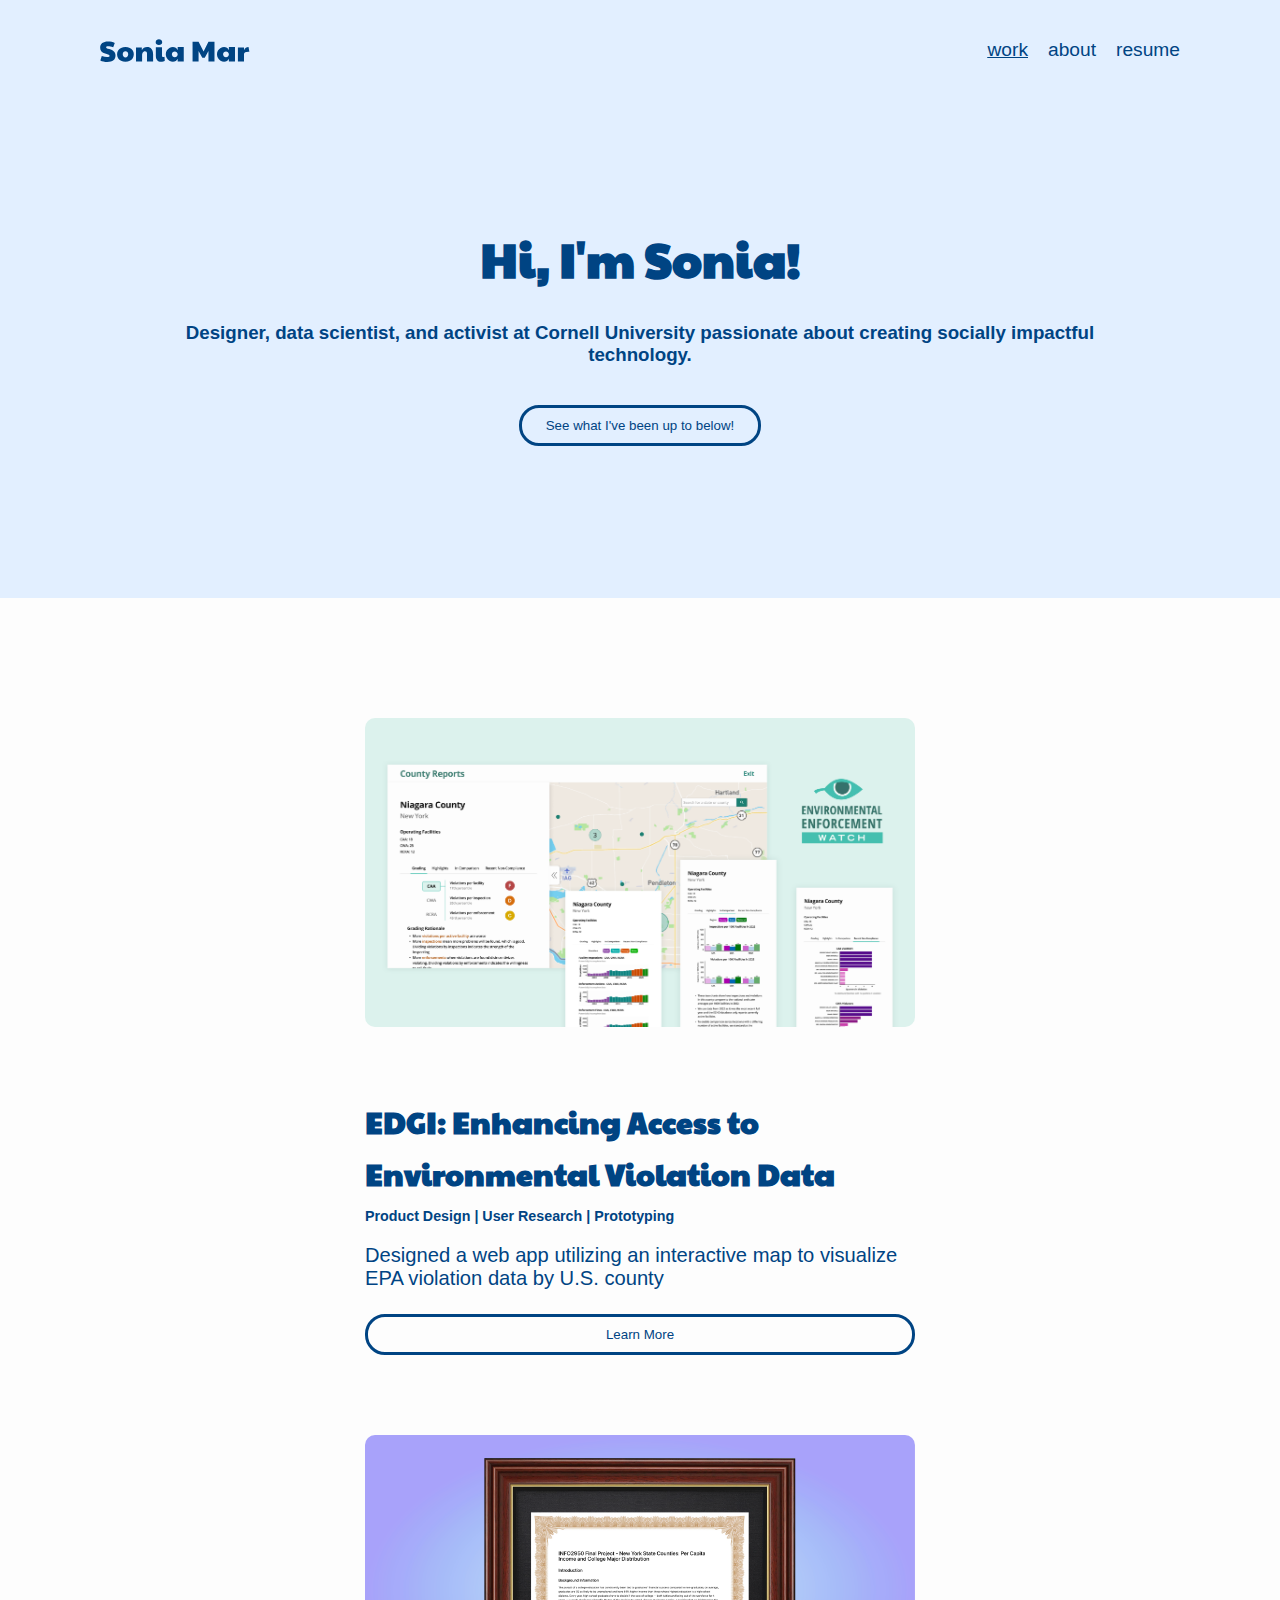
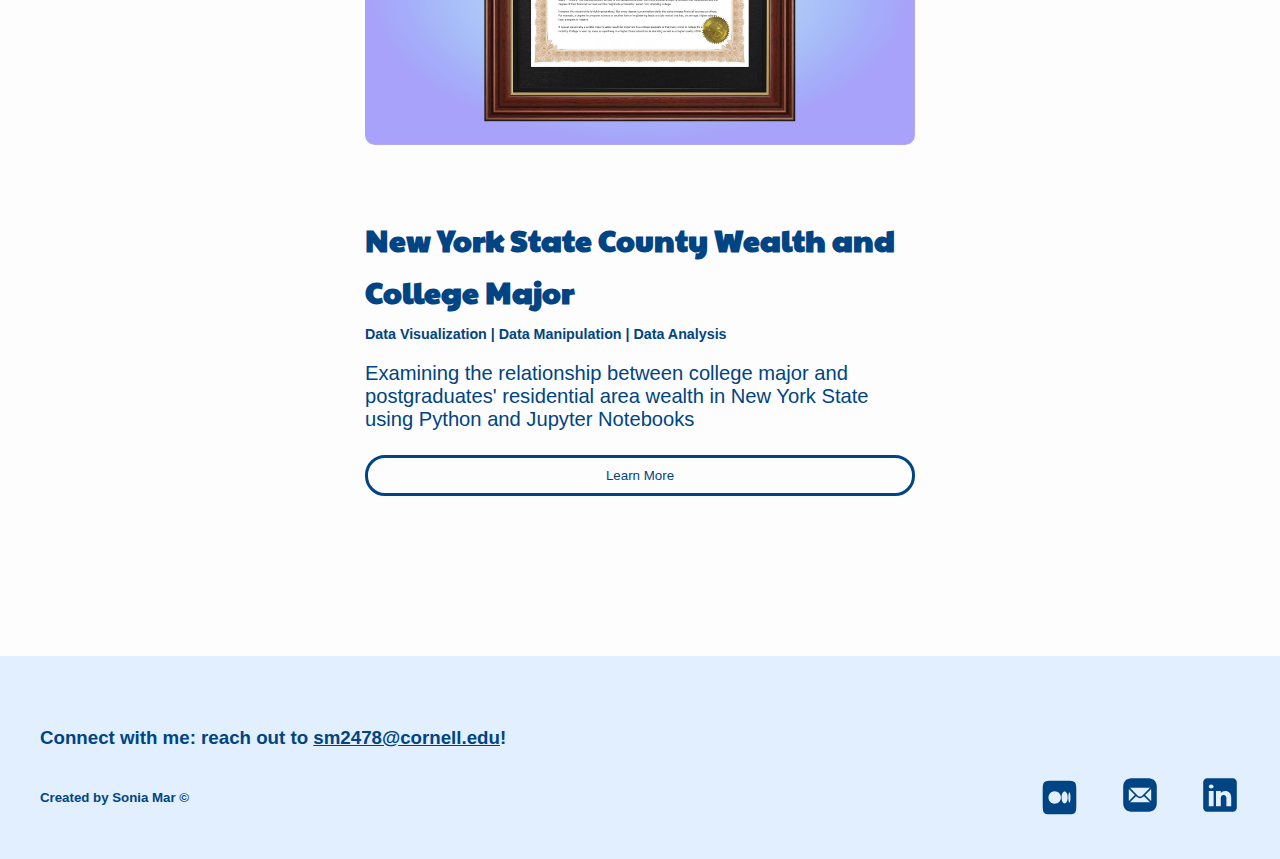
<file: index.html>
<!DOCTYPE html>
<html lang="en">

<head>
    <meta charset="UTF-8">
    <meta name="viewport" content="width=device-width, initial-scale=1">
    <meta name="description" content="About Sonia">

    <title>Home - Sonia Mar</title>
    <link rel= "stylesheet" href= "styles/site.css">
</head>

<body>
    <header>
        <div id="mobile-header">
            <a href="index.html"><img id="header-name" src="images/Sonia Mar.svg" alt="Sonia Mar"></a>
            <button class="accessible-hidden" id="hamburger-menu">
                <figure>
                    <img id="hamburger-icon" src="images/hamburger.svg" alt="Hamburger menu">
                </figure>
            </button>
        </div>
        <nav id="nav-menu">
            <ul>
                <li id="homepage"><a href="index.html">work</a></li>
                <li id="aboutpage"><a href="about.html">about</a></li>
                <li><a href="https://drive.google.com/file/d/1iuEJ-0UhrVMA4-BxgECnaEiDhEPypXls/view?usp=sharing" target="blank">resume</a></li>
            </ul>
        </nav>
    </header>

    <main>
        <section id="home-welcome">
            <h1>Hi, I'm Sonia!</h1>
            <h3>Designer, data scientist, and activist at Cornell University passionate about creating socially impactful technology.</h3>
            <div id="button-container">
                <button><a href="#project-section">See what I've been up to below!</a></button>
            </div>    
        </section>
        <section id="project-section">
            <div id="projects">
                <div class="project ux" id="edgi">
                    <div id="edgi-text">
                        <h2>EDGI: Enhancing Access to Environmental Violation Data</h2>
                        <h6>Product Design | User Research | Prototyping</h6>
                        <p>Designed a web app utilizing an interactive map to visualize EPA violation data by U.S. county</p>
                        <button><a href="edgi.html">Learn More</a></button>
                    </div>
                    <figure class="thumbnail">
                        <img id="edgi-thumbnail" src="images/Thumbnail.png" alt="Image of the project">
                    </figure>
                </div>
                <div class="project data" id="countywealthmajor">
                    <div id="countywealthmajor-text">
                        <h2>New York State County Wealth and College Major</h2>
                        <h6>Data Visualization | Data Manipulation | Data Analysis</h6>
                        <p>Examining the relationship between college major and postgraduates' residential area wealth in New York State using Python and Jupyter Notebooks</p>
                        <button><a href="countywealthmajor.html">Learn More</a></button>
                    </div>
                    <figure class="thumbnail">
                        <img id="county-thumbnail" src="images/cornell.png" alt="Image of the project">
                    </figure>
                </div>
            </div>
        </section>
    </main>

    <footer>
        <h3>Connect with me: reach out to <a id="emaillink" href="mailto:sm2478@cornell.edu">sm2478@cornell.edu</a>!</h3>
        <div id="footer-info">
            <h5>Created by Sonia Mar &#169;</h5>
            <div id="links">
                <a id="medium" href="https://medium.com/@sm2478"><img class="icon" id="mediumicon" src="images/medium.svg" alt="Link to Medium profile"></a>
                <a class="accessible-hidden" id="mediumhover" href="https://medium.com/@sm2478"><img class="icon" id="mediumclicked" src="images/medium-clicked.svg" alt="Link to Medium profile"></a>
                <a id="email" href="mailto:sm2478@cornell.edu"><img class="icon" id="emailicon" src="images/email.svg" alt="Link to email"></a>
                <a class="accessible-hidden" id="emailhover"  href="mailto:sm2478@cornell.edu"><img class="icon" id="emailclicked" src="images/email-clicked.svg" alt="Link to email"></a>
                <a id="linkedin" href="https://www.linkedin.com/in/mar-sonia116/"><img class="icon" id="linkedinicon" src="images/linkedin.svg" alt="Link to LinkedIn profile"></a>
                <a class="accessible-hidden" id="linkedinhover"  href="https://www.linkedin.com/in/mar-sonia116/"><img class="icon" id="linkedinclicked" src="images/linkedin-clicked.svg" alt="Link to LinkedIn profile"></a>
            </div>
        </div>
    </footer>

    <script src="scripts/jquery-3.7.1.js"></script>
    <script src="scripts/nav.js"></script>
    <script src="scripts/page.js"></script>
    <script src="scripts/iconlinks.js"></script>

</body>

</html>
</file>
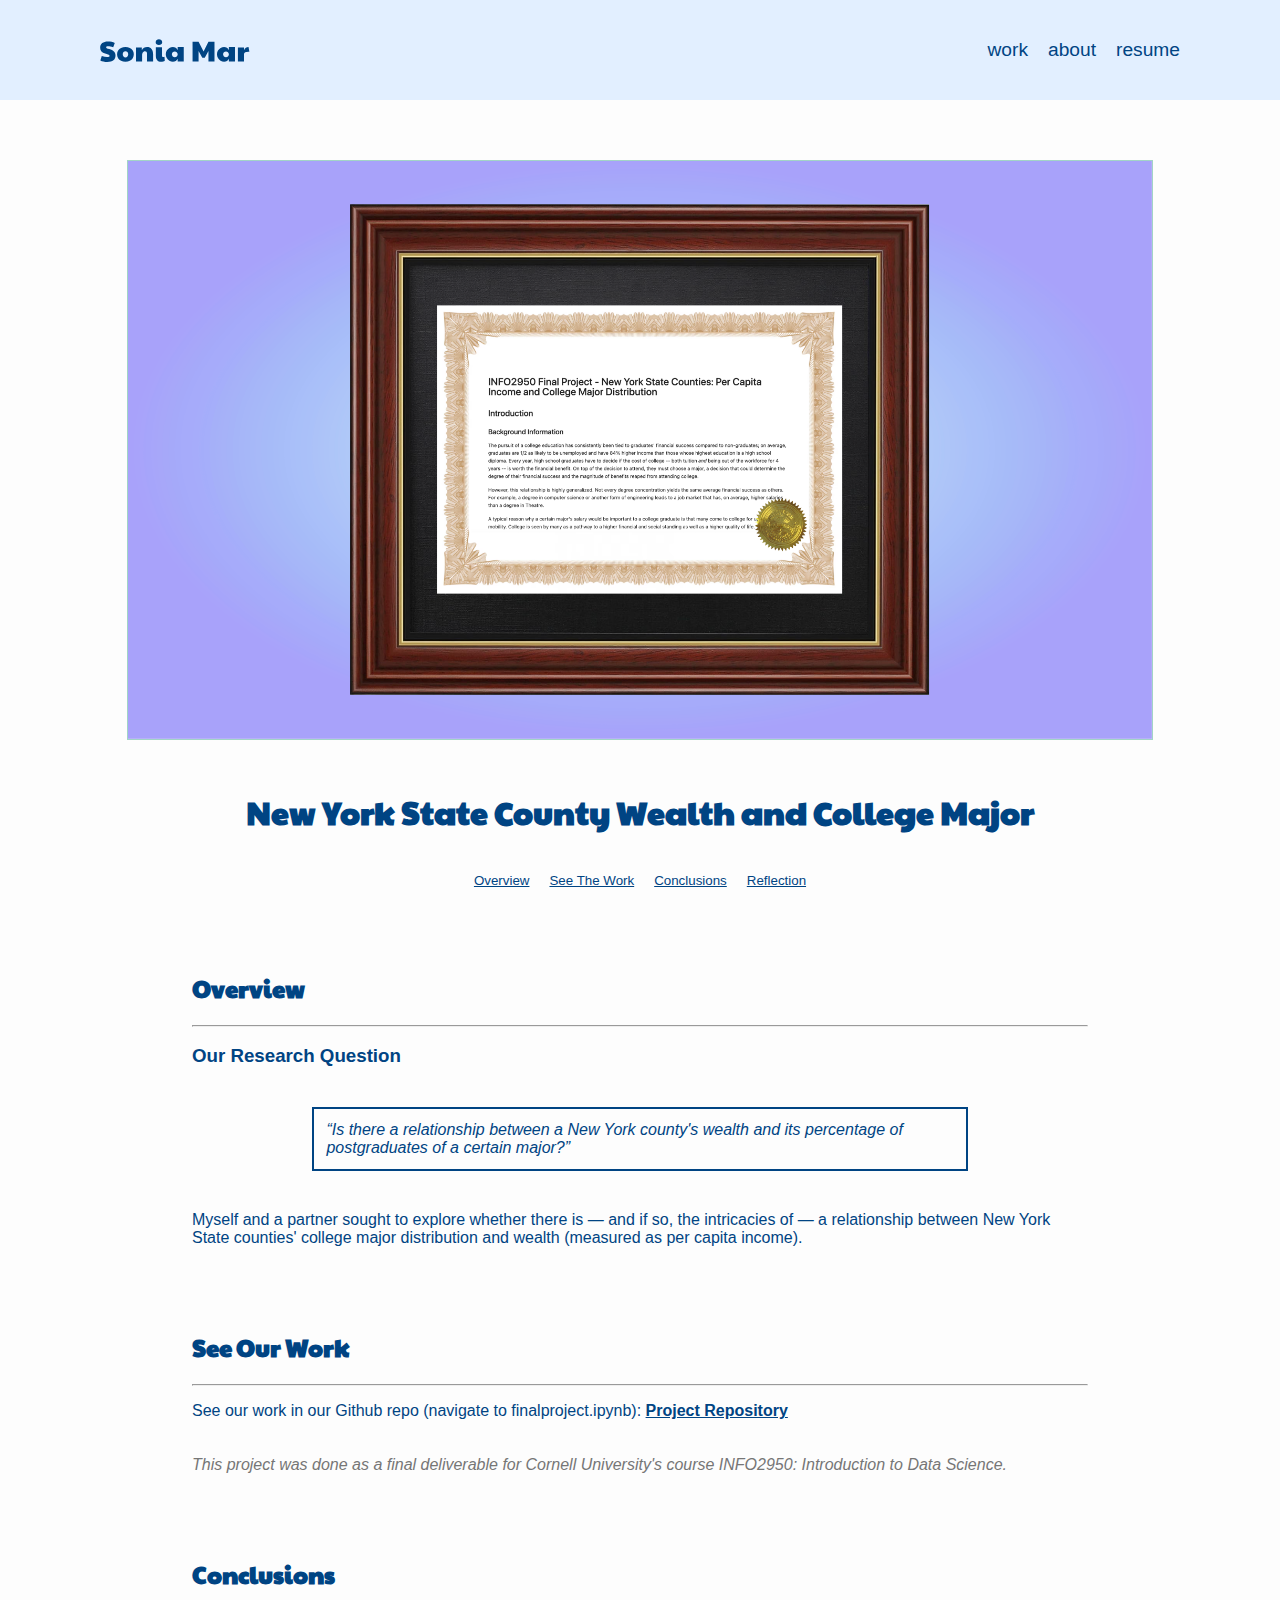
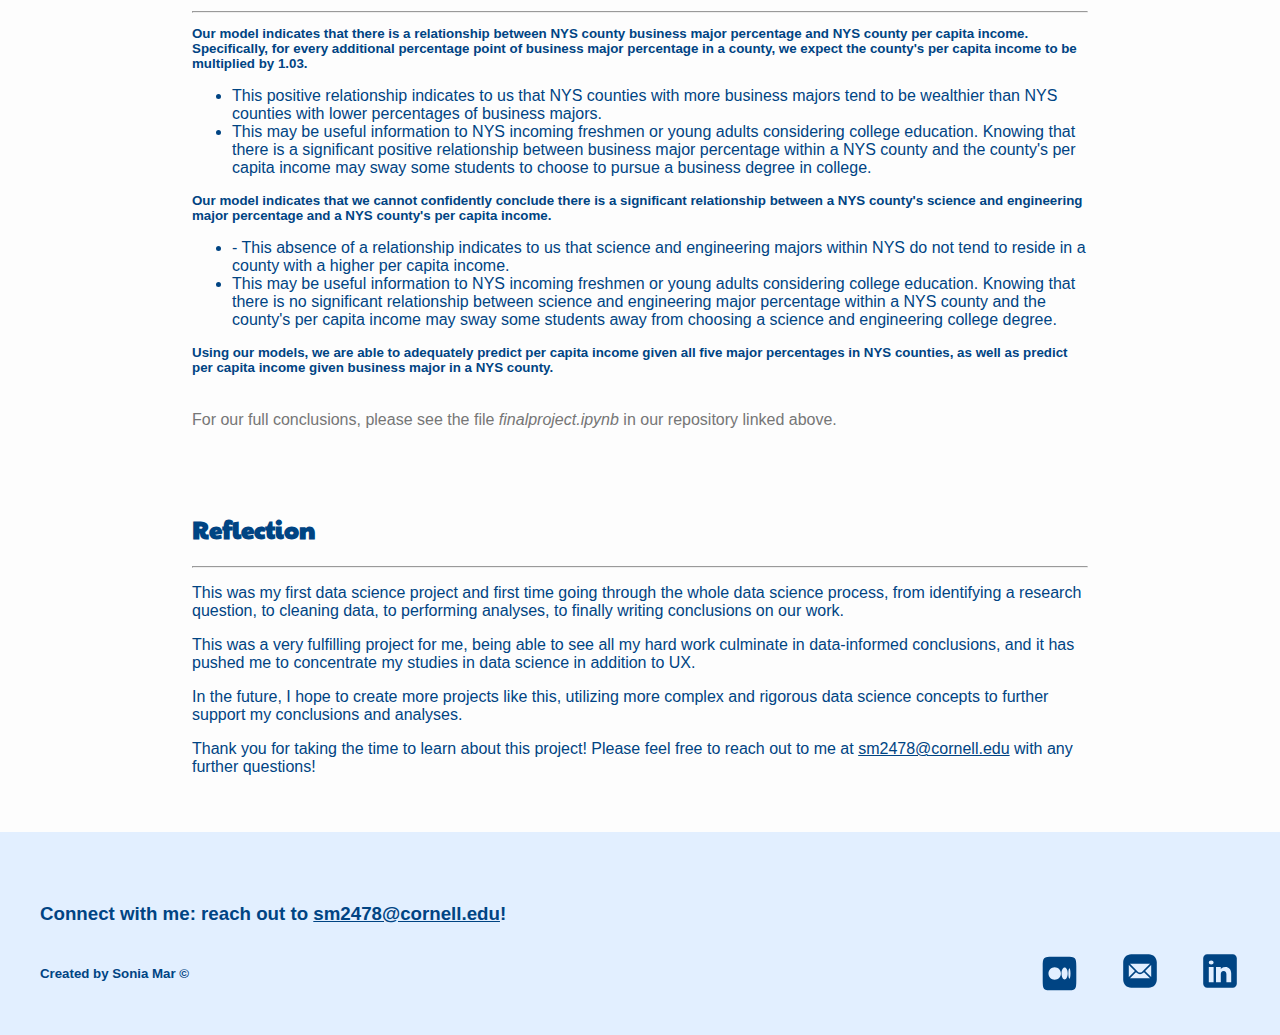
<file: countywealthmajor.html>
<!DOCTYPE html>
<html lang="en">

<head>
    <meta charset="UTF-8">
    <meta name="viewport" content="width=device-width, initial-scale=1">
    <meta name="description" content="About Sonia">

    <title>Wealth and Major - Sonia Mar</title>
    <link rel= "stylesheet" href= "styles/site.css">
</head>

<body>
    <header>
        <div id="mobile-header">
            <a href="index.html"><img id="header-name" src="images/Sonia Mar.svg" alt="Sonia Mar"></a>
            <button class="accessible-hidden" id="hamburger-menu">
                <figure>
                    <img id="hamburger-icon" src="images/hamburger.svg" alt="Hamburger menu">
                </figure>
            </button>
        </div>
        <nav id="nav-menu">
            <ul>
                <li id="homepage"><a href="index.html">work</a></li>
                <li id="aboutpage"><a href="about.html">about</a></li>
                <li><a href="https://drive.google.com/file/d/1iuEJ-0UhrVMA4-BxgECnaEiDhEPypXls/view?usp=sharing" target="blank">resume</a></li>
            </ul>
        </nav>
    </header>

    <main id="countymain">
        <section class="hero" id="countyhero">
            <img class="heroimg" src="images/cornell.png" alt="Image of EDGI project">
            <h1>New York State County Wealth and College Major</h1>
        </section>
        <section class="page-nav">
            <ul>
                <li><a href="#county-overview">Overview</a></li>
                <li><a href="#githublink">See The Work</a></li>
                <li><a href="#conclusions">Conclusions</a></li>
                <li><a href="#county-reflection">Reflection</a></li>
            </ul>
        </section>
        <section id="county-overview">
            <h2>Overview</h2>
            <hr>
            <h3>Our Research Question</h3>
            <p id="research-question">“Is there a relationship between a New York county's wealth and its percentage of postgraduates of a certain major?”</p>
            <p>Myself and a partner sought to explore whether there is — and if so, the intricacies of — a relationship between New York State counties' college major distribution and wealth (measured as per capita income).</p>
        </section>
        <section id="githublink">
            <h2>See Our Work</h2>
            <hr>
            <p>See our work in our Github repo (navigate to finalproject.ipynb): <a class="edgilink" id="githublinklink" target="_blank" href="https://github.com/sonia-mar/info2950-final-project">Project Repository</a></p>
            <p class="note" id="countynote">This project was done as a final deliverable for Cornell University's course INFO2950: Introduction to Data Science.</p>
        </section>
        <section id="conclusions">
            <h2>Conclusions</h2>
            <hr>
            <h3>Our model indicates that there is a relationship between NYS county business major percentage and NYS county per capita income. Specifically, for every additional percentage point of business major percentage in a county, we expect the county's per capita income to be multiplied by 1.03.</h3>
            <ul>
                <li>This positive relationship indicates to us that NYS counties with more business majors tend to be wealthier than NYS counties with lower percentages of business majors.</li>
                <li>This may be useful information to NYS incoming freshmen or young adults considering college education. Knowing that there is a significant positive relationship between business major percentage within a NYS county and the county's per capita income may sway some students to choose to pursue a business degree in college.</li>
            </ul>
            <h3>Our model indicates that we cannot confidently conclude there is a significant relationship between a NYS county's science and engineering major percentage and a NYS county's per capita income.</h3>
            <ul>
                <li>- This absence of a relationship indicates to us that science and engineering majors within NYS do not tend to reside in a county with a higher per capita income.</li>
                <li>This may be useful information to NYS incoming freshmen or young adults considering college education. Knowing that there is no significant relationship between science and engineering major percentage within a NYS county and the county's per capita income may sway some students away from choosing a science and engineering college degree.</li>
            </ul>
            <h3>Using our models, we are able to adequately predict per capita income given all five major percentages in NYS counties, as well as predict per capita income given business major in a NYS county.</h3>

            <p class="note">For our full conclusions, please see the file <em>finalproject.ipynb</em> in our repository linked above.</p>
        </section>
        <section id="county-reflection">
            <h2>Reflection</h2>
            <hr>
            <p>This was my first data science project and first time going through the whole data science process, from identifying a research question, to cleaning data, to performing analyses, to finally writing conclusions on our work.</p>
            <p>This was a very fulfilling project for me, being able to see all my hard work culminate in data-informed conclusions, and it has pushed me to concentrate my studies in data science in addition to UX.</p>
            <p>In the future, I hope to create more projects like this, utilizing more complex and rigorous data science concepts to further support my conclusions and analyses.</p>
            <p>Thank you for taking the time to learn about this project! Please feel free to reach out to me at <a class="edgilink" href="mailto:sm2478@cornell.edu">sm2478@cornell.edu</a> with any further questions!</p>
        </section>
    </main>

    <footer>
        <h3>Connect with me: reach out to <a id="emaillink" href="mailto:sm2478@cornell.edu">sm2478@cornell.edu</a>!</h3>
        <div id="footer-info">
            <h5>Created by Sonia Mar &#169;</h5>
            <div id="links">
                <a id="medium" href="https://medium.com/@sm2478"><img class="icon" id="mediumicon" src="images/medium.svg" alt="Link to Medium profile"></a>
                <a class="accessible-hidden" id="mediumhover" href="https://medium.com/@sm2478"><img class="icon" id="mediumclicked" src="images/medium-clicked.svg" alt="Link to Medium profile"></a>
                <a id="email" href="mailto:sm2478@cornell.edu"><img class="icon" id="emailicon" src="images/email.svg" alt="Link to email"></a>
                <a class="accessible-hidden" id="emailhover"  href="mailto:sm2478@cornell.edu"><img class="icon" id="emailclicked" src="images/email-clicked.svg" alt="Link to email"></a>
                <a id="linkedin" href="https://www.linkedin.com/in/mar-sonia116/"><img class="icon" id="linkedinicon" src="images/linkedin.svg" alt="Link to LinkedIn profile"></a>
                <a class="accessible-hidden" id="linkedinhover"  href="https://www.linkedin.com/in/mar-sonia116/"><img class="icon" id="linkedinclicked" src="images/linkedin-clicked.svg" alt="Link to LinkedIn profile"></a>
            </div>
        </div>
    </footer>

    <script src="scripts/jquery-3.7.1.js"></script>
    <script src="scripts/nav.js"></script>
    <script src="scripts/page.js"></script>
    <script src="scripts/iconlinks.js"></script>

</body>

</html>
</file>
<file: styles/site.css>
/* Wide view */

@font-face { 
	font-family: "Paytone One"; 
	src: url('PaytoneOne.ttf'); 
}

html {
    background-color: #e1e1e1;
    scroll-behavior: smooth;
}

body {
    background-color: #e2efff; 
    margin: 0px;
    color: #004483;
    font-family: 'Futura', 'Verdana', 'Helvetica', sans-serif;
}

a, a:visited, a:active {
    color: inherit;
    text-decoration: none;
}

header {
    display: flex;
    flex-direction: row;
    justify-content: space-between;
    padding-left: 100px;
    padding-right: 100px;
    font-size: 120%;
    padding-bottom: 20px;
    padding-top: 20px;
}

header a {
    display: flex;
    flex-direction: row;
    align-items: center;
}

header a:hover {
    color: #586c7e;
}

#mobile-header {
    display: flex;
    flex-direction: row;
    justify-content: space-between;
}

#mobile-header figure {
    max-width: 30px;
    max-height: 30px;
}

#mobile-header {
    padding: 0;
}

footer {
    margin-top: 32px;
    padding-top: 20px;
    padding-left: 40px;
    padding-right: 40px;
    padding-bottom: 32px;
}

footer h3 a:hover {
    color:#586c7e;
}

footer h3 a {
    text-decoration: underline;
}

#footer-info {
    display: flex;
    flex-direction: row;
    justify-content: space-between;
}

#footer-info #links {
    display: flex; 
    flex-direction: row;
    gap: 40px;
}

#emailicon, #emailclicked, #linkedinicon, #linkedinclicked {
    max-width: 40px;
}

#mediumicon, #mediumclicked {
    width: 55px;
    padding-left: 7px;
    margin-bottom: 4px;
}

#links a {
    padding: 0;
    margin: 0;
    max-width: 55px;
    max-height: 55px;
}

#links {
    align-items: center;
}

#header-name {
    max-width: 150px;
}

h1 {
    font-family: "Paytone One", serif;
}

h2 {
    font-family: "Paytone One", serif;
}

#hamburger-menu {
    border: 0 !important;
}

/* HOME PAGE */

#home-welcome {
    text-align: center;
    padding-left: 350px;
    padding-right: 350px;
    padding-top: 60px;
    padding-bottom: 100px;
}

#home-welcome h1 {
    font-size: 300%;
    padding: 20px;
    padding-bottom: 10px;
    margin-bottom: 12px;
    margin-top: 32px;
}

#home-welcome #button-container {
    padding: 20px;
}

button {
    color: #004483;
    border: 3px solid;
    border-radius: 20px;
    background: none;
    font-weight: medium;
    font-family: 'Futura', 'Verdana', 'Helvetica', sans-serif;
    display: flex;
    flex-direction: row;
    gap: 10px;
    padding: 0px;
}

button a {
    padding-top: 10px;
    padding-bottom: 10px;
    border-radius: 16px;
    text-align: center;
    padding-left: 24px;
    padding-right: 24px;
}

button :hover {
    padding-left: 24px;
    padding-right: 24px;
    background-color: #004483;
    color: #fdfdfd;
    border: 0px;
}

#button-container {
    display: flex;
    flex-direction: row;
    justify-content: center;
    margin-bottom: 32px;
}

nav ul {
    display: flex;
    flex-direction: row;
    gap: 20px;
    list-style: none;
}

#projects {
    display: flex;
    flex-direction: column;
    gap: 80px;
    padding-bottom: 60px;
    padding-top: 20px;
}

#project-section {
    background-color: #FDFDFD;
    padding-left: 200px;
    padding-right: 200px;
}

.project {
    background-color: FDFDFD;
    display: flex;
    flex-direction: row;
    justify-content: space-between;
    gap: 60px;
    font-size: 105%;
}

.project figure img {
    max-width: 550px;
    border-radius: 10px;
}

figure {
    margin: 0px;
}

.project div p {
    font-size: larger;
    margin: 0px;
    margin-bottom: 24px;
}

.project div h2 {
    font-size: 180%;
    margin-top: 0px;
    margin-bottom: 12px;
}

.project div h6 {
    font-size: 85%;
    margin-top: 0px;
    margin-bottom: 20px;
}

#project-section {
    padding-top: 100px;
    padding-bottom: 100px;
}

/* ABOUT PAGE */

#profile {
    max-width: 300px;
    border-radius: 20px;
}

#about-intro {
    display: flex;
    flex-direction: row;
    align-items: center;
    gap: 60px;
    padding-left: 200px;
    padding-right: 200px;
    padding-top: 60px;
    padding-bottom: 60px;
}

#about-intro h1 {
    font-size: 180%;
}

#about-intro p {
    font-size: larger;
}

#experience-activities {
    margin-top: 48px;
    background-color: #FDFDFD;
    padding: 100px;
    padding-bottom: 60px;
    display: flex;
    flex-direction: row;
    gap: 60px;
    justify-content: center;
    font-size: larger;
}

#experience-activities div {
    width: 450px;
}

#experience-activities div h2 {
    margin-bottom: 30px;
}

#experience-activities div ul li {
    list-style: none;
}

#experience-activities div ul li h4 {
    margin-bottom: 0px;
}

#experience-activities div ul li p {
    margin-top: 8px;
    margin-bottom: 40px;
}

#superlatives {
    background-color: #fdfdfd;
    padding: 100px;
    display: flex;
    flex-direction: row;
    gap: 60px;
    font-size: larger;
    align-items: center;
}

#superlatives h2 {
    margin-top: 0px;
}

#superlatives ul li {
    margin-top: 20px;
}

.italic {
    font-style: italic;
}

.underline {
    text-decoration: underline;
}

#collage {
    max-width: 550px;
}

#intro-text p a:hover {
    color:#586c7e;
}

#intro-text p a {
    text-decoration: underline;
}

/* EDGI page */

#edgi-main {
    background-color: #fdfdfd;
}

.heroimg {
    width: 80%;
    border: 1px solid #a2d4c6;
    margin-bottom: 20px;;
}

.hero {
    display: flex;
    flex-direction: column;
    align-items: center;
    padding-top: 60px;
    padding-bottom: 20px;
}

#col-container {
    display: flex;
    flex-direction: row;
    gap: 60px;
}

#col1 {
    flex-basis: 100%;
}

#col2 {
    flex-basis: 100%;
}

#affinity-diagram, #ewg, #CalEPA, #infoarch, #sketches, #sidepanel, #gradingexplorations, #transparency, #color, #collapse, #additionalinfo, figcaption, video, #prototype, #reflection, #highfidelity, #mediumfidelity, #brainstorming-sketches, #competitors, #user-insights, #solution, #problem, #overview {
    width: 70%;
    display: block;
    margin-left: auto;
    margin-right: auto;
}

#edgi-main section {
    padding-bottom: 40px;
}

figcaption {
    font-style: italic;
    color: #767676;
    padding-bottom: 20px;
    padding-top: 8px;
}

.note {
    color: #767676;
    padding-top: 20px;
}

#edgi-main figure {
    padding-top: 20px;
}

.greenitalic {
    color: #398f26;
    font-size: larger;
}

video {
    padding-top: 40px;
    padding-bottom: 40px;
}

#reflections-list li {
    list-style: none;
}

#edgi-main section h3 {
    padding-top: 40px;
}

.edgilink {
    text-decoration: underline;
}

.edgilink:hover {
    color: #586c7e;
}

.page-nav {
    display: flex;
    flex-direction: column;
    align-items: center;
}

.page-nav ul {
    display: flex;
    flex-direction: row;
    flex-wrap: wrap;
    gap: 20px;
    padding: 0px;
    margin-right: 20px;
    margin-left: 20px;
    max-width: 80%;
}

.page-nav ul li {
    list-style: none;
    text-decoration: underline;
    font-size: smaller;
}

.hero {
    padding-bottom: 0px !important;
}

/* County Wealth Page */

#countymain {
    background-color: #fdfdfd;
}

#county-overview, #research-question, #githublink, #conclusions, #county-reflection {
    width: 70%;
    display: block;
    margin-left: auto;
    margin-right: auto;
}
#research-question {
    font-style: italic;
    padding: 12px;
    margin-top: 40px;
    margin-bottom: 40px;
    border: 2px solid #004483;
}

#countymain section {
    padding-bottom: 40px;
}

#githublinklink {
    font-weight: bold;
}

#countynote {
    font-style: italic;
}

#conclusions h3 {
    font-size: smaller;
}

/* Hidden classes */

.hidden {
    display: none !important;
}

.accessible-hidden {
    position: absolute;
    left: -10000px;
    top: auto;
    width: 1px;
    height: 1px;
    overflow: hidden;
}

#hamburger-icon {
    width: 30px;
    height: 30px;
}

#hamburger-menu {
    border-radius: none;
    cursor: pointer;
}

#hamburger-menu :hover {
    background-color: #e2efff !important;
}

#hamburger-icon :hover {
    background-color: #e2efff !important;
}

#nav-menu .active {
    text-decoration: underline;
}

/* Media queries */

@media (max-width: 1400px) {
    /* Home */
    .project {
        flex-direction: column-reverse;
    }
    .project div {
        max-width: 550px;
    }
    #project-section {
        display: flex;
        flex-direction: column;
        align-items: center;
    }
    .project div button {
        display: flex;
        flex-direction: column;
        width: 100%;
        align-items: center;
    }
    
    .project div button a {
        padding-left: 0;
        padding-right: 0;
        width: 100%;
    }

    #home-welcome {
        padding-left: 150px;
        padding-right: 150px;
    }
}

@media (max-width: 1040px) {
    #about-intro {
        flex-direction: column;
    }
    #superlatives {
        flex-direction: column;
    }
    #affinity-diagram, #ewg, #CalEPA, #infoarch, #sketches, #sidepanel, #gradingexplorations, #transparency, #color, #collapse, #additionalinfo, figcaption, video, #prototype, #reflection, #highfidelity, #mediumfidelity, #brainstorming-sketches, #competitors, #user-insights, #solution, #problem, #overview {
        width: 80%;
    }
    .hero h1 {
        max-width: 80%;
        text-align: center;
    }
}
@media (max-width: 900px) { /* hamburger menu */
    #experience-activities {
        flex-direction: column;
        align-items: center;
    }
    #col1 h3 { 
        margin: 0px;
        padding-top: 0px !important;
    }

    #col2 h3 {
        margin: 0px;
        padding-top: 0px !important;
    }
    
    #overview hr {
        margin-bottom: 20px !important;
    }

    #col-container {
        flex-direction: column;
        gap: 0px;
    }
    header {
        align-items: start;
        flex-direction: column;
    }
    #nav-menu ul {
        flex-direction: column;
    }
    #nav-menu ul {
        display: flex;
        flex-direction:column;
        justify-content: center;
        width: 100%;
        margin: 0;
        padding: 20px;
        background-color: #fdfdfd;
        border: 1px solid #004483;
        margin-top: 12px;
        border-radius: 20px;
    }

    #nav-menu {
        width: 100%;
    }

    #nav-menu ul li {
        display: flex;
        flex-direction: row;
        justify-content: center;
    }

    #mobile-header {
        width: 100%;
    }
}

@media (max-width: 850px) {
    #footer-info {
        flex-direction: column-reverse;
        align-items: center;
    }
    footer {
        display: flex;
        flex-direction: column;
        align-items: center;
    }
    #links {
       padding-left: -40px;
    }
    footer h3 {
        text-align: center;
    }
    #about-intro {
        padding-left: 10%;
        padding-right: 10%;
    }
    #home-welcome {
        padding-left: 40px;
        padding-right: 40px;
    }
    .thumbnail img {
        max-width: 80%;
        width: 400px;
    }
    #collage {
        max-width: 400px;
    }
}
</file>
